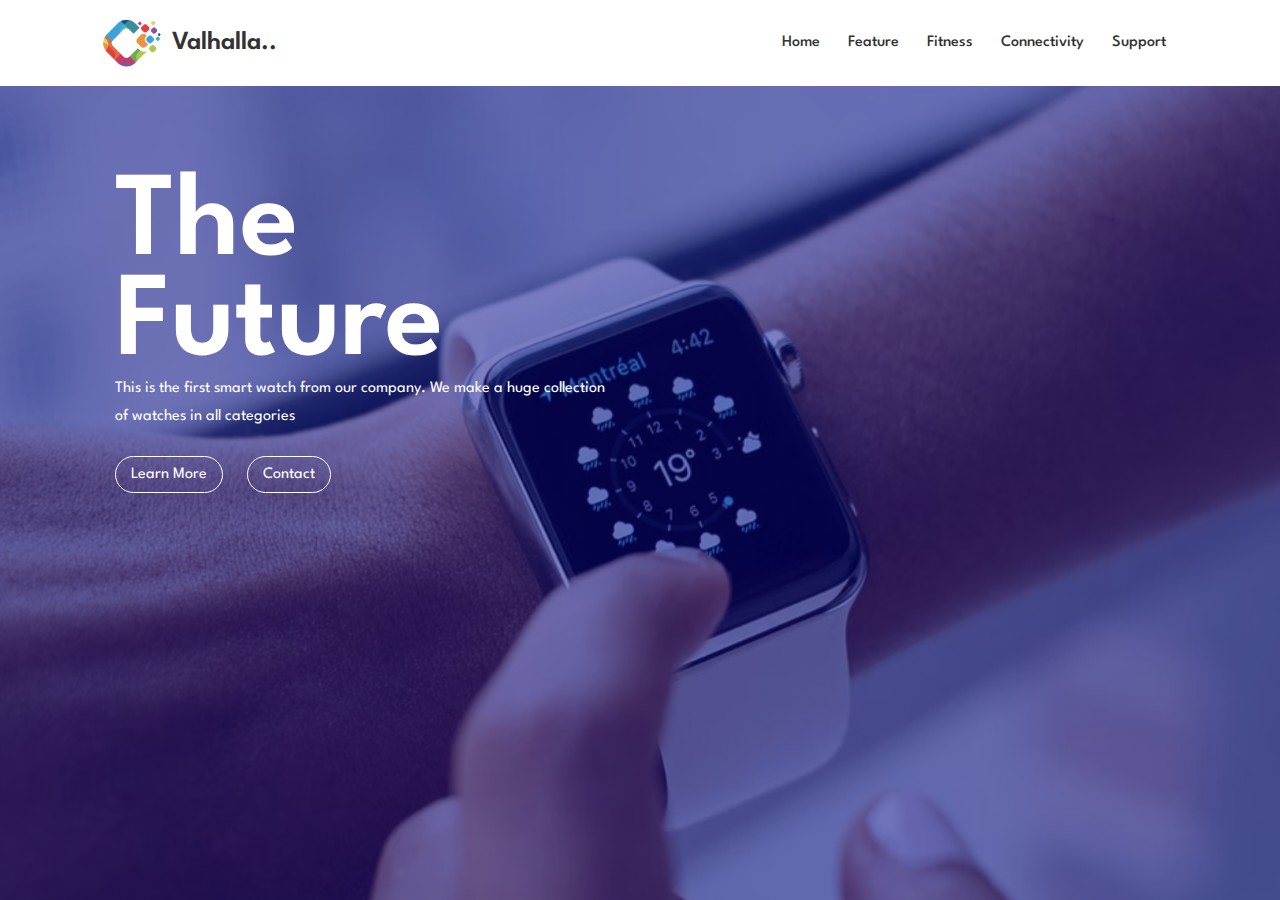
<file: animation-landing/index.html>
<!DOCTYPE html>
<html lang="en">
<head>
    <meta charset="UTF-8">
    <meta http-equiv="X-UA-Compatible" content="IE=edge">
    <meta name="viewport" content="width=device-width, initial-scale=1.0">
    <link rel="stylesheet" href="css/style.css">
    <link href="https://fonts.googleapis.com/css2?family=Courgette&family=Fredoka&family=Hubballi&family=Lato&family=Lora:ital,wght@1,500&family=Open+Sans:wght@400;700&family=Poppins:wght@300&family=Raleway:ital,wght@1,200&family=Roboto+Condensed:wght@300&family=Roboto+Serif:ital,wght@1,200&family=Roboto:ital,wght@1,100&family=Shizuru&display=swap" rel="stylesheet">
    <link rel="preconnect" href="https://fonts.googleapis.com">
    <link rel="preconnect" href="https://fonts.gstatic.com" crossorigin>
    <link href="https://fonts.googleapis.com/css2?family=Courgette&family=Fredoka&family=Hubballi&family=Lato&family=League+Spartan:wght@300&family=Lora:ital,wght@1,500&family=Open+Sans:wght@400;700&family=Poppins:wght@300&family=Raleway:ital,wght@1,200&family=Roboto+Condensed:wght@300&family=Roboto+Serif:ital,wght@1,200&family=Roboto:ital,wght@1,100&family=Shizuru&display=swap" rel="stylesheet">
        <title>Valhalla</title>
</head>
<body>
    <div class="banner">
        <nav>
            <div class="logo">
                <img src="images/logo.png" alt="Company Logo">
                <span>Valhalla..</span>
            </div>
                        
            <ul>
                <li><a href="">Home</a></li>
                <li><a href="">Feature</a></li>
                <li><a href="">Fitness</a></li>
                <li><a href="">Connectivity</a></li>
                <li><a href="">Support</a></li>
            </ul>
        </nav>

        <div class="content">
            <h1 class="slide-left">The<br>Future</h1>
            <p class="slide-left">This is the first smart watch from our company. We make a huge collection of watches in all categories</p>

            <div class="links slide-left">
                <a href="" class="btn">Learn More</a>
                <a href="" class="btn1">Contact</a>
            </div>
        </div>

        </div>
    </div>
</body>
</html>
</file>
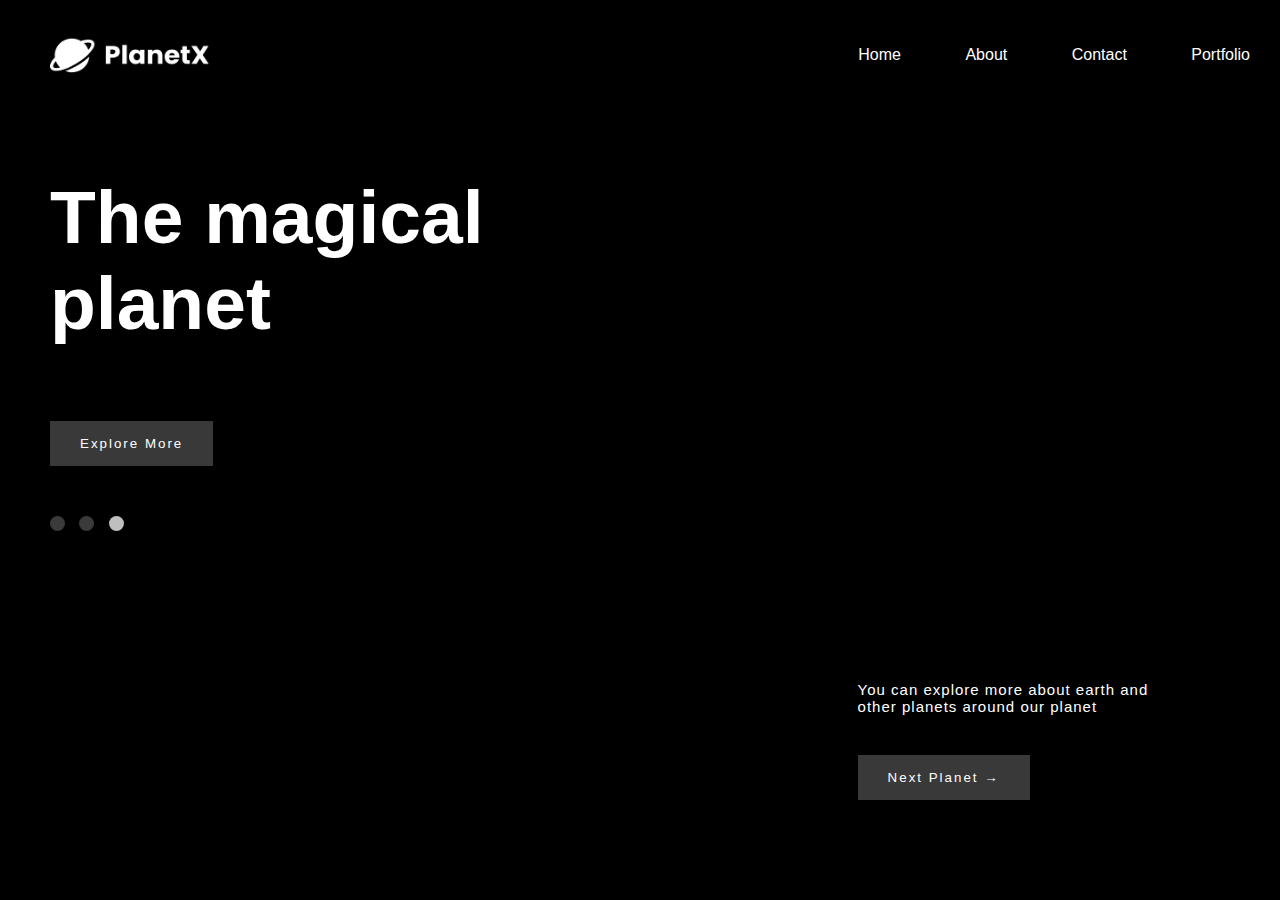
<file: gif/index.html>
<!DOCTYPE html>
<html lang="en">
<head>
    <meta charset="UTF-8">
    <meta http-equiv="X-UA-Compatible" content="IE=edge">
    <meta name="viewport" content="width=device-width, initial-scale=1.0">
    <link rel="stylesheet" href="css/style.css">
    <title>Document</title>
</head>
<body>
    <div class="hero">
        <nav>
            <img src="planetX-logo.png" class="logo">
            
            <ul>
                <li>
                    <a href="#">Home</a>
                </li>
                <li>
                    <a href="#">About</a>
                </li>
                <li>
                    <a href="#">Contact</a>
                </li>
                <li>
                    <a href="#">Portfolio</a>
                </li>
            </ul>
        </nav>
        <h1>The magical <br><span>planet</span></h1>
        <button type="button">Explore More</button>

        <div class="indicator">
            <span></span>
            <span></span>
            <span class="active"></span>
        </div>

        <div class="planets">
            <p>You can explore more about earth and other planets around our planet</p>
            <button>Next Planet &#8594;</button>
        </div>
    </div>
</body>
</html>
</file>
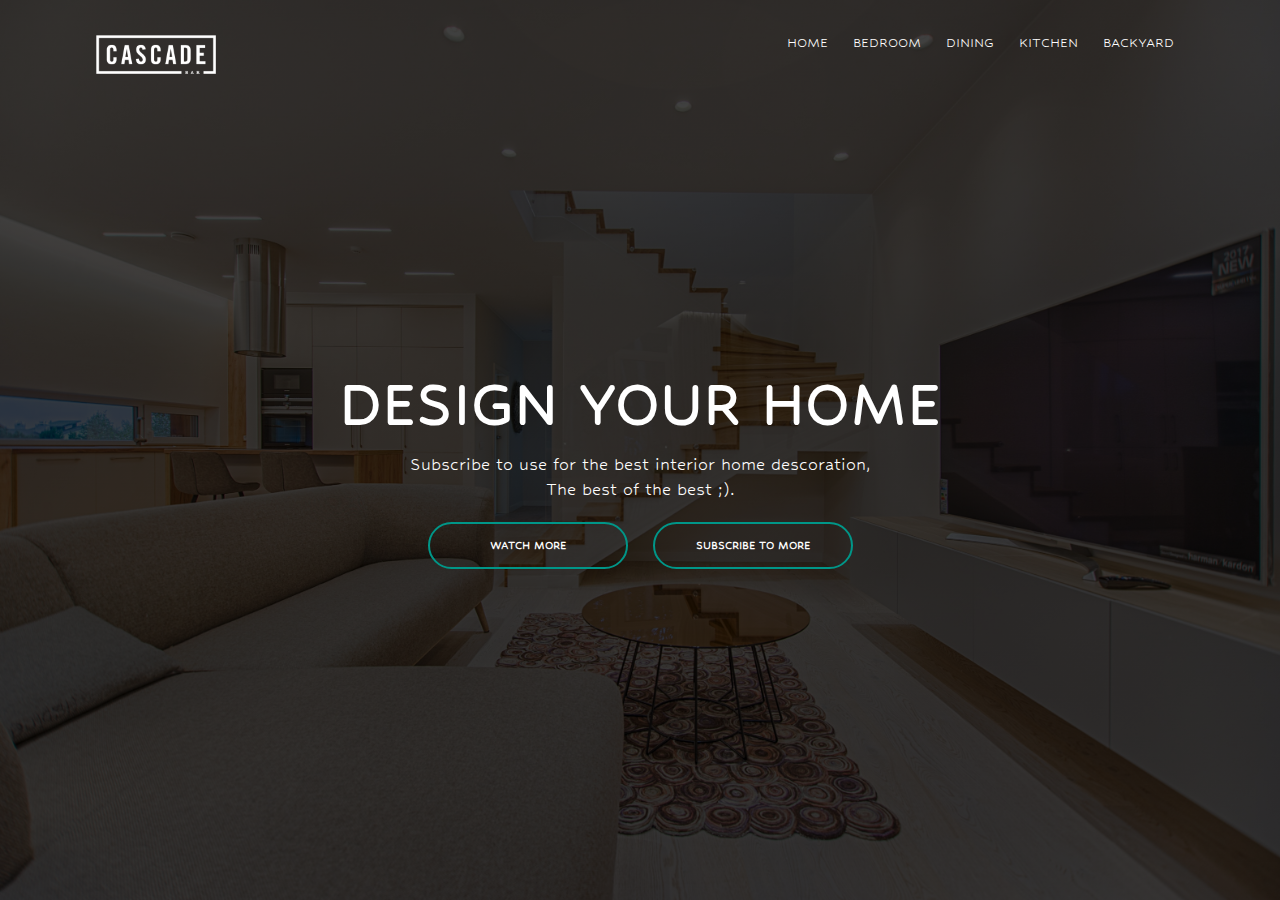
<file: insider/index.html>
<!DOCTYPE html>
<html lang="en">
<head>
    <meta charset="UTF-8">
    <meta http-equiv="X-UA-Compatible" content="IE=edge">
    <meta name="viewport" content="width=device-width, initial-scale=1.0">
    <link rel="stylesheet" href="css/style.css">
    <link href="https://fonts.googleapis.com/css2?family=Courgette&family=Fredoka&family=Hubballi&family=Lato&family=Lora:ital,wght@1,500&family=Open+Sans:wght@400;700&family=Poppins:wght@300&family=Raleway:ital,wght@1,200&family=Roboto+Serif:ital,wght@1,200&family=Roboto:ital,wght@1,100&family=Shizuru&display=swap" rel="stylesheet">
    <title>Document</title>
</head>
<body>
    <div class="banner">
        <div class="nav-bar">
            <img src="image/logo.png" alt="" class="logo">

            <ul>
                <li><a href="Home">Home</a></li>
                <li><a href="Home">Bedroom</a></li>
                <li><a href="Home">Dining</a></li>
                <li><a href="Home">Kitchen</a></li>
                <li><a href="Home">Backyard</a></li>
            </ul>
        </div>

        <div class="content">
            <h1>DESIGN YOUR HOME</h1>
            <P>Subscribe to use for the best interior home descoration, <br> The best of the best ;).</P>

            <div>
                <button type="button"><span></span> watch more</button>
                <button type="button"><span></span> subscribe to more</button>
            </div>
        </div>
    </div>
</body>
</html>
</file>
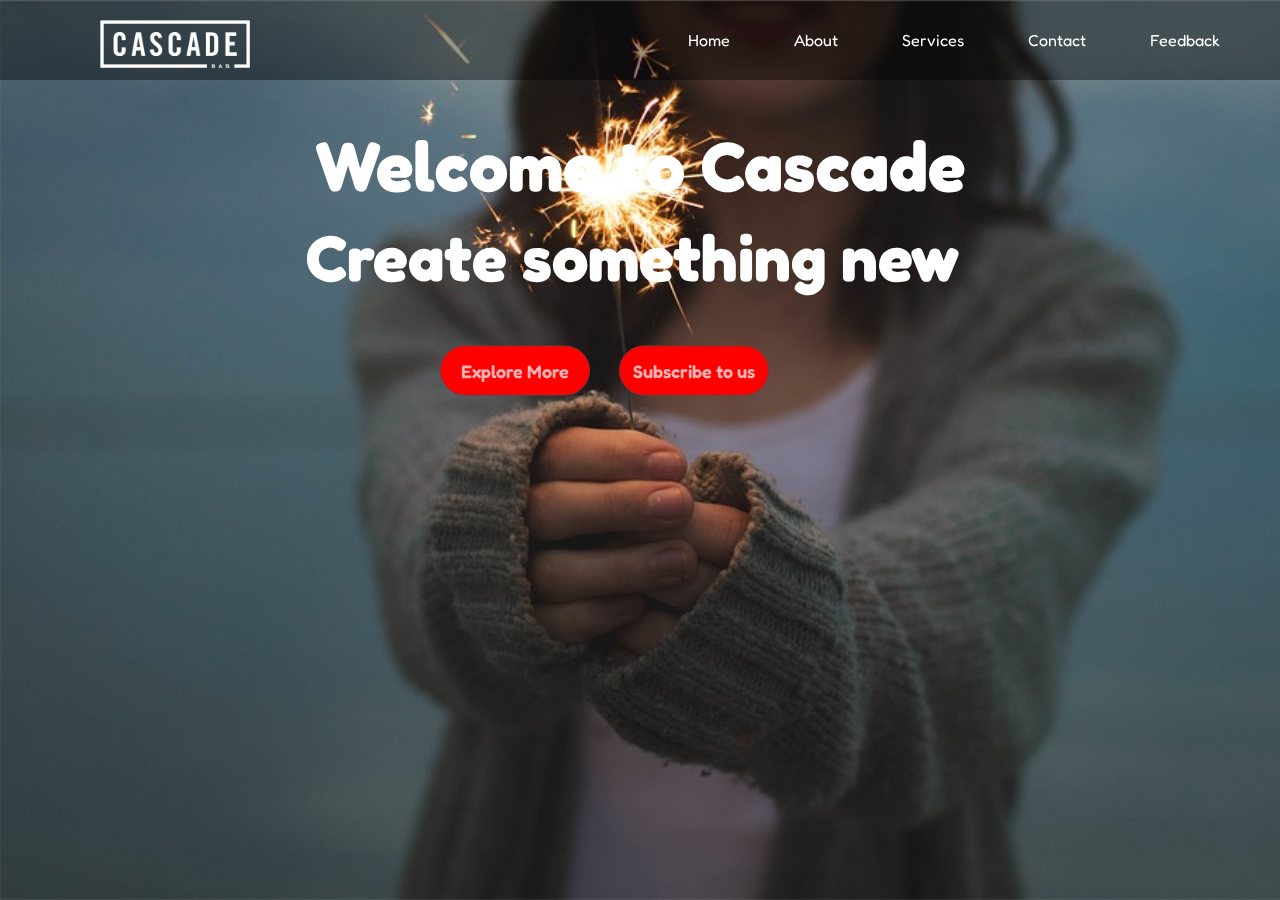
<file: landing/index.html>
<!DOCTYPE html>
<html lang="en">
<head>
    <meta charset="UTF-8">
    <meta http-equiv="X-UA-Compatible" content="IE=edge">
    <meta name="viewport" content="width=device-width, initial-scale=1.0">
    <link rel="stylesheet" href="css/style.css">
    <link href="https://fonts.googleapis.com/css2?family=Courgette&family=Fredoka&family=Lato&family=Lora:ital,wght@1,500&family=Open+Sans:wght@400;700&family=Poppins:wght@300&family=Raleway:ital,wght@1,200&family=Roboto+Serif:ital,wght@1,200&family=Roboto:ital,wght@1,100&family=Shizuru&display=swap" rel="stylesheet">
    <title>Elegant Landing</title>
</head>
<body>
    <div class="wrapper">
        <nav class="nav-bar">
            <img class="logo" src="img/logo.png" alt="Nice Logo">

            <ul>
                <li><a class = "active" href="">Home</a></li>
                <li><a href="">About</a></li>
                <li><a href="">Services</a></li>
                <li><a href="">Contact</a></li>
                <li><a href="">Feedback</a></li>
            </ul>

            <div class="centre">
                <h1>Welcome to Cascade</h1>
                <h2>Create something new</h2>

                <div class="button">
                    <button>Explore More</button>
                    <button class="btn1">Subscribe to us</button>
                </div>
                
            </div>
        </nav>
    </div>
</body>
</html>
</file>
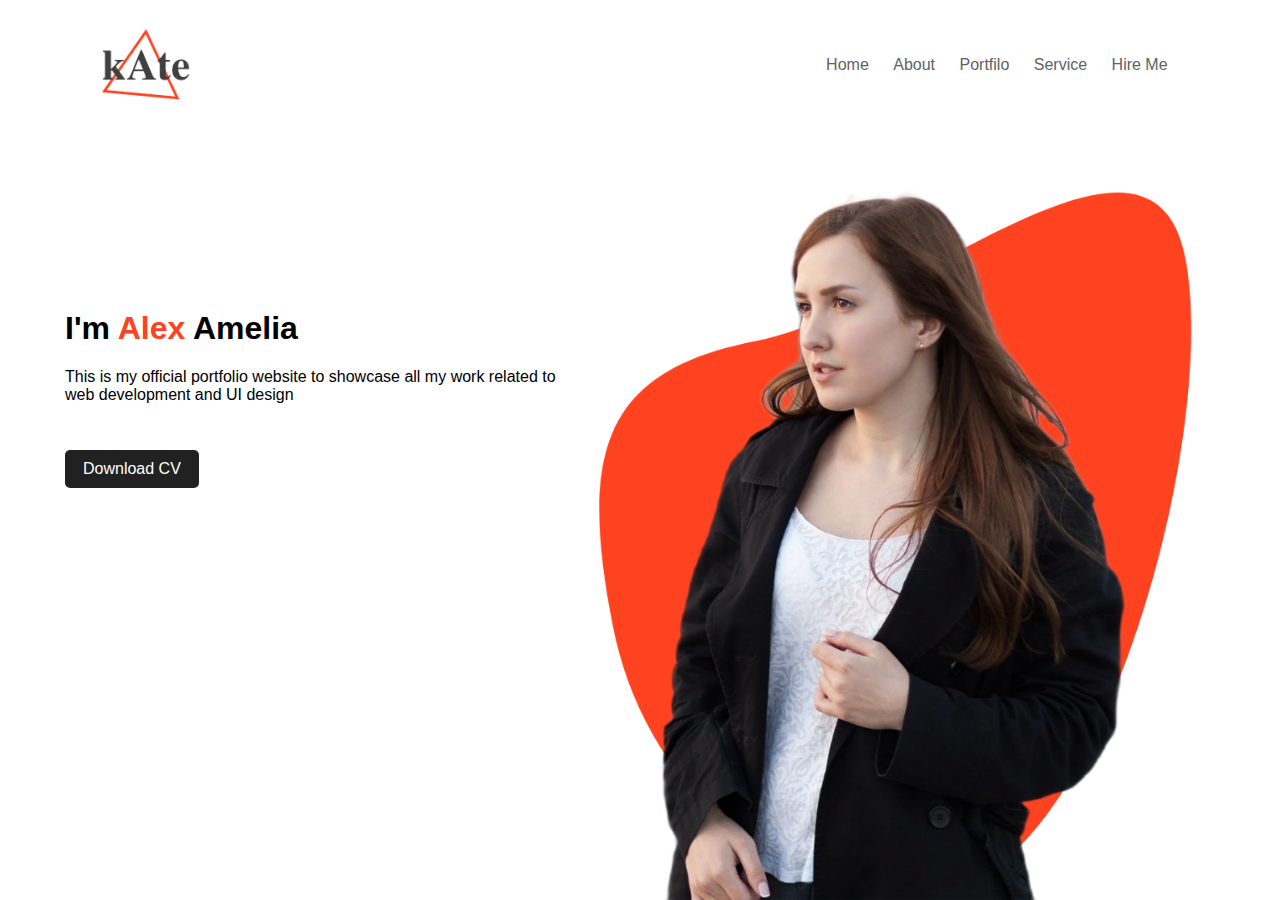
<file: portfolio_site_img/index.html>
<!DOCTYPE html>
<html lang="en">
<head>
    <meta charset="UTF-8">
    <meta http-equiv="X-UA-Compatible" content="IE=edge">
    <meta name="viewport" content="width=device-width, initial-scale=1.0">
    <link rel="stylesheet" href="style/style.css">
    <title>Document</title>
</head>
<body>
    <div class="hero">
        <nav>
            <img class="logo" src="images/logo.png" alt="">

            <ul>
                <li><a href="#">Home</a></li>
                <li><a href="#">About</a></li>
                <li><a href="#">Portfilo</a></li>
                <li><a href="#">Service</a></li>
                <li><a href="#">Hire Me</a></li>
            </ul>
        </nav>

        <div class="container">
            <h1>I'm <span>Alex</span> Amelia</h1>
            <p></p>This is my official portfolio website to showcase all my work related to <br> web development and UI design</p>
            <a href="">Download CV</a>
        </div>

        <div class="img-box">
            <img src="images/pattern.png" alt="orange" class="back-img">
            <img src="images/girl.png" alt="girl" class="main-img">
        </div>
    </div>
</body>
</html>
</file>
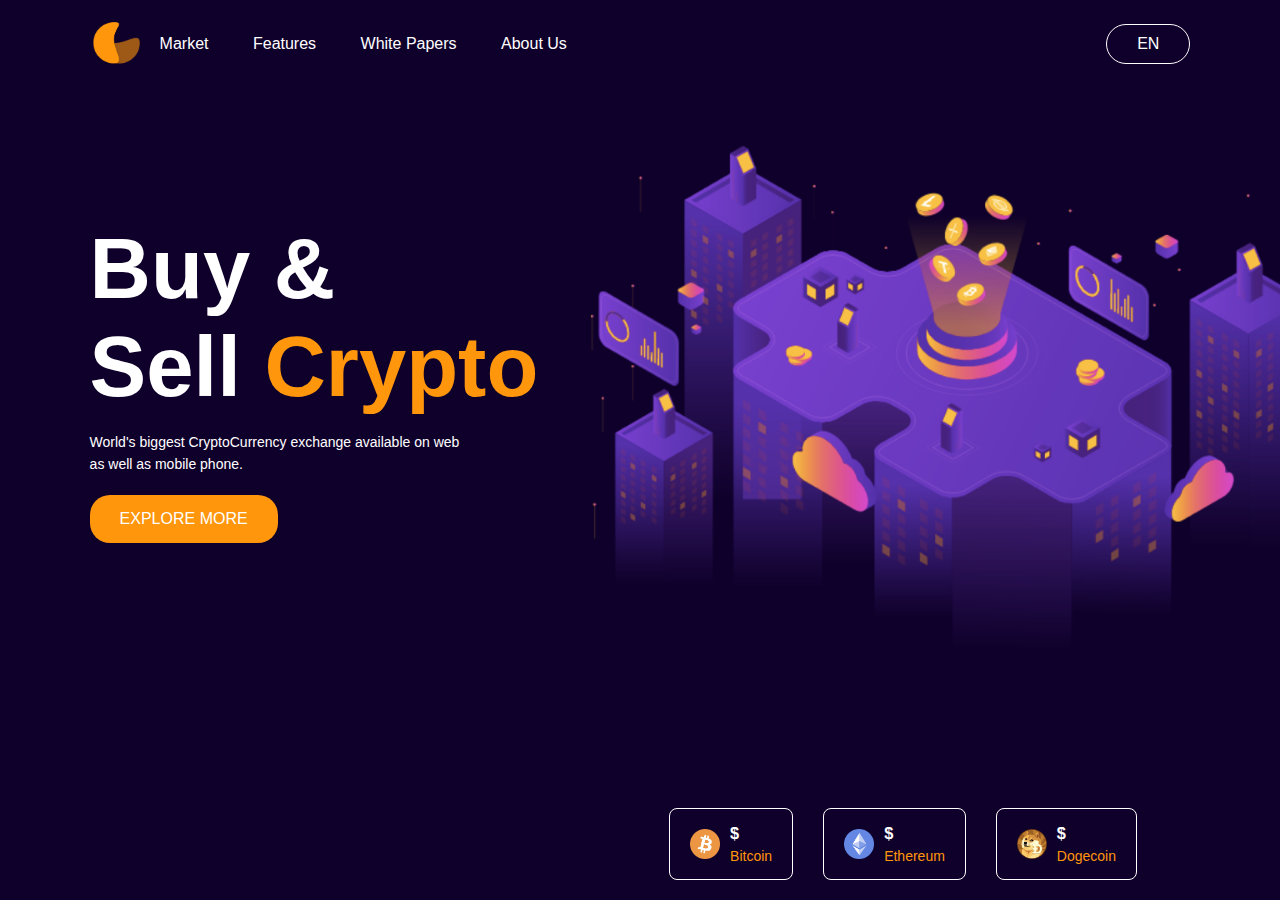
<file: crypto/html/index.html>
<!DOCTYPE html>
<html lang="en">
<head>
    <meta charset="UTF-8">
    <meta http-equiv="X-UA-Compatible" content="IE=edge">
    <meta name="viewport" content="width=device-width, initial-scale=1.0">
    <title>CryptoCurrency Website</title>
    <link rel="icon"  href="../images/logo.png">
    <link rel="stylesheet" href="../css/style.css">
    <script src="https://code.jquery.com/jquery-3.6.0.min.js"
     integrity="sha256-/xUj+3OJU5yExlq6GSYGSHk7tPXikynS7ogEvDej/m4="
      crossorigin="anonymous"></script>
</head>
<body>
    
    <div class="container">
        <nav>
            <img src="../images/logo.png" class="logo">

            <ul>
                <li>
                    <a href="">Market</a>
                </li>
                <li>
                    <a href="">Features</a>
                </li>
                <li>
                    <a href="">White Papers</a>
                </li>
                <li>
                    <a href="">About Us</a>
                </li>
            </ul>
            <a href="" class="btn">EN</a>

        </nav>

        <div class="contained">
            <h1>Buy & <br> Sell <span>Crypto</span></h1>
            <p>World's biggest CryptoCurrency exchange available on web <br> as well as mobile phone.</p>
            <a href="" class="btn">EXPLORE MORE</a>
        </div>

        <div class="coin-list">
            <div class="coin">
                <img src="../images/bitcoin.png">
                <div>
                    <h3>$ <span id="bitcoin"></span></h3>
                    <p>Bitcoin</p>
                </div>
            </div>
            <div class="coin">
                <img src="../images/ethereum.png">
                <div>
                    <h3>$<span id="ethereum"></span></h3>
                    <p>Ethereum</p>
                </div>
            </div>
            <div class="coin">
                <img src="../images/dogecoin.png">
                <div>
                    <h3>$<span id="dogecoin"></span></h3>
                    <p>Dogecoin</p>
                </div>
            </div>
        </div>
    </div>

  <script src="../javascript/script.js"></script>
  <script src="https://code.jquery.com/jquery-3.6.0.min.js"></script>  
</body>
</html
</file>
<file: animation-landing/css/style.css>
*{

    margin: 0;
    padding: 0;
    box-sizing: border-box;
    font-family: 'League Spartan';
}

.banner {
    width: 100%;
    height: 100vh;
    background: linear-gradient(rgb(5, 0, 136, 0.5), rgb(5, 0, 136, 0.5)), url(../images/back.png);
    background-position: center;
    background-size: cover;
    overflow-x: hidden;
}

nav {
    width: 100%;
    display: flex;
    justify-content: space-between;
    align-items:center ;
    padding: 18px 8%;
    transition: background 1s;
}

nav .logo{
    display: flex;
    align-items: center;
    font-size: 26px;
    font-weight: 600;
    color: white;
}

nav .logo img{
    width: 60px;
    margin-right: 10px;
}

nav ul li {
    list-style: none;
    display: inline-block;
    margin: 10px 12px;
}

nav ul li a{
    text-decoration: none;
    font-weight: 500;
    color: white;
}

nav:hover {
    background: #fff;
}

nav:hover span{
    color: #333;
}

nav:hover ul li a {
    color: #333;
}

.content{
    margin-top: 7%;
    margin-left: 9%;
    color: #fff;
}

.content h1{
    font-size: 120px;
    line-height: 100px;
    font-weight: 600;
}

.content p{
    max-width: 500px;
    line-height: 28px;
}

.links {
    margin-top: 25px;
}

.links a {
    text-decoration: none;
    display: inline-block;
    color: #fff;
    transition: background 1s;
}

.btn {
    border: 1px solid #fff;
    border-radius: 30px;
    padding: 10px 15px;
    margin-right: 20px;
}

.btn1 {
    border: 1px solid #fff;
    border-radius: 30px;
    padding: 10px 15px;
    margin-right: 20px;
}

.slide-left{
    animation-name: slideleft;
    animation-duration: 1s;
    animation-timing-function: linear;
    animation-fill-mode: forwards;
    ani
}

@keyframes slideleft{
    0%{
        transform: translate(100px);
        opacity: 0;
    }

    100%{
        transform: translate(0px);
        opacity: 1;
    }
}

p.slide-left {
    animation-delay: 1s;
}

.links.slide-left {
    animation-delay: 2s;
}

.btn:hover {
    background: #fff;
    color: black;
}

.btn1:hover {
    background: #fff;
    color: black;
}
</file>
<file: gif/css/style.css>
body{
    margin: 0;
    padding: 0;
    box-sizing: border-box;
    font-family: 'poppins', sans-serif;
}

.hero{
    min-height: 100vh;
    width: 100%;
    background-color: black;
    background-image: url(https://i.pinimg.com/originals/79/a3/84/79a384c3c449ad01b0e57e790807b2c0.gif);
    background-position: center;
    background-repeat: no-repeat;
    background-size: 70%;
    color: #fff;   
}

nav{
    display: flex;
    align-items: center;
    justify-content: space-between;
    padding: 20px 0;
}

.logo{
    width: 160px;
    margin-left: 50px;
}

nav ul li{
    display: inline-block;
    list-style: none;
    margin: 10px 30px;
}

nav ul li a{
    text-decoration: none;
    color: #fff;
}

.hero h1{
    font-size:75px;
    margin-top: 5%;
    margin-left: 50px;
}

.hero button{
    background-color: #393939;
    border: none;
    outline: none;
    padding: 15px 30px;
    color: #fff;
    margin-top: 25px;
    font-weight: 500;
    letter-spacing: 2px;
    cursor: pointer;
    border-radius: 0px;
    margin-left: 50px;
}

.indicator span{
    display: inline-block;
    background: #3a3a3a;
    height: 15px;
    width: 15px;
    border-radius: 50%;
    margin-right: 10px;
}

.indicator{
    margin-top: 50px;
    margin-left: 50px;
}

.indicator span.active{
    background: #bfbfbf;
}

.planets{
    position: absolute;
    width: 25%;
    min-width: 250px;
    right: 8%;
    bottom: 100px;
}

.planets button{
    margin-left: 0px;
    border-radius: 0%;
}

.planets p{
    font-size: 15px;
    letter-spacing: 1px;
}
</file>
<file: insider/css/style.css>
*{
    margin: 0;
    padding: 0;
    font-family: Hubballi;
}

.banner {
    width: 100%;
    height: 100vh;
    background: linear-gradient(rgba(0, 0, 0, 0.75), rgba(0, 0, 0, 0.75)), url(../image/pexels-popa.jpg);
    background-size: cover;
    background-position: center;
}

.nav-bar{
    width: 85%;
    margin: auto;
    padding: 35px 0;
    display: flex;
    align-content: center;
    justify-content: space-between;
}

.nav-bar ul li {
    display: inline-block;
    margin: 0 10px;
    list-style: none;
    position: relative;
}

.nav-bar ul li a {
    text-decoration: none;
    color: #fff;
    text-transform: uppercase;
}

.nav-bar ul li a::after {
    content: '';
    height: 3px;
    width: 0;
    background: #009688;
    position: absolute;
    left: 0;
    bottom: -10px;
    transition: 0.5s;
}

.nav-bar ul li a:hover::after {
    width: 100%;
}

.content {
    width: 100%;
    position: absolute;
    top: 50%;
    transform: translateX(-0%);
    text-align: center;
    color:#fff
}

.content h1 {
    font-size: 70px;
    margin-top: -80px;
}

.content p {
    font-size: 20px;
    font-weight: 100;
    margin-top: 15px;
    line-height: 25px;
}

button {
    width: 200px;
    padding: 15px 0px;
    text-align: center;
    margin: 20px 10px;
    border-radius: 25px;
    font-weight: bold;
    border: 2px solid #009688;
    background: transparent;
    color: #fff;
    cursor: pointer;
    text-transform: uppercase;
    position: relative;
    overflow: hidden;
}

span {
    height: 100%;
    width: 0%;
    background: #009688;
    border-radius: 25px;
    position: absolute;
    left: 0;
    bottom: 0;
    z-index: -1;
    transition: 0.5s;
}

button:hover span{
    width: 100%;
}

button:hover{
    border: none;
}


.logo {
    width: 120px;
    height: auto;
    margin-top: auto;
}
</file>
<file: landing/css/style.css>
@import url('https://fonts.googleapis.com/css2?family=Courgette&family=Fredoka&family=Lato&family=Lora:ital,wght@1,500&family=Open+Sans:wght@400;700&family=Poppins:wght@300&family=Raleway:ital,wght@1,200&family=Roboto+Serif:ital,wght@1,200&family=Roboto:ital,wght@1,100&family=Shizuru&display=swap');
*{
    margin: 0;
    padding: 0;
    font-family: 'Fredoka', sans-serif;
}

.wrapper {
    background: url(../img/bg1.jpg) no-repeat;
    background-size: cover;
    height: 100vh;
}

.nav-bar {
    position: fixed;
    width: 100%;
    top: 0;
    left: 0;
    background: rgb(0, 0, 0, 0.4);
    height: 80px;
}

.wrapper .logo {
    width: 150px;
    height: auto;
    padding: 20px 100px ;
}

.nav-bar ul {
    float: right;
    margin-right: 30px;
}

.nav-bar ul li {
    list-style: none;
    display: inline-block;
    margin: 30px 20px;
}

.nav-bar ul li a {
    text-decoration: none;
    color: white;
    font-size: medium;
    padding: 5px 10px;
    transition: 0.4s;
}

.nav-bar ul li a .active, 
.nav-bar ul li a:hover{
    background: rgb(223, 12, 12);
    border-radius: 2px;
}

.wrapper .centre{
    position: absolute;
    left: 50%;
    margin-top: 15%;
    transform: translate(-50%, -50%);
    user-select: none;
}

.centre h1 {
    font-size: 70px;
    font-weight: bold;
    text-align: center;
    width: 900px;
    color: white;
}

.centre h2 {
    font-size: 65px;
    font-weight: bold;
    text-align: center;
    width: 885px;
    color: white;
    margin-top: 10px;
}

.centre .button {
    margin: 50px 250px;
}

button {
    height: 50px;
	width: 150px;
	font-size: 18px;
	font-weight: 600;
	color: #ffb3b3;
	background: red;
	outline: none;
	cursor: pointer;
	border: 1px solid #8b3030;
	border-radius: 25px;
	transition: .4s;

}

.button .btn1 {
    margin-left: 25px;
}

.button button:hover{
	background: #cc0000;
}
</file>
<file: portfolio_site_img/style/style.css>
body{
    margin: 0;
    padding: 0;
    box-sizing: border-box;
}

.hero{
    width: 100%;
    height: 100vh;
    background-color: white;
    font-family: sans-serif;
    position:relative;
}

nav{
    width: 84%;
    margin: auto;
    padding: 20px 0;
    display: flex;
    align-items: center;
    justify-content: space-between;
}

.logo{
    width: 100px;
    cursor: pointer;
}

nav ul li{
    display: inline-block;
    list-style: none;
    margin: 20px 10px;
}

nav ul li a{
    text-decoration: none;
    color: #606163;
}

nav ul li a:hover{
    color: #ff4321
}

.container{
    margin-top: 20vh;
    margin-left: 65px;
}

.container p{
    color: #606163;
    line-height: 20px;
}

span{
    color:#ff4321
}

.container a{
    text-decoration: none;
    background-color: #212121;
    padding: 10px 18px;
    color: #fff;
    display: inline-block;
    margin: 30px 0;
    border-radius: 5px;
}

.img-box{
    width: 45%;
    height: 80%;
    position: absolute;
    bottom: 0;
    right: 100px;
}

.img-box img{
    height: 100%;
    position: absolute;
    left: 50%;
    bottom: 0;
    transform: translate(-50%);
    transition: bottom 1s, left 1s;
}

.img-box:hover .back-img{
    bottom: 40px;
}

.img-box:hover .main-img{
    left: 54%;
}
</file>
<file: crypto/css/style.css>
*{
    margin: 0;
    padding: 0;
    box-sizing: border-box;
    font-family: 'poppins', sans-serif;
}

.container{
    width: 100%;
    height: 100vh;
    background-image: url(../images/background.png);
    background-position: center;
    background-size: cover;
    padding: 0 7%;
    color: #fff;    
}

nav {
    width: 100%;
    padding: 20px 0;
    display: flex;
    align-items: center;
}

.logo{
    width: 50px;
    cursor: pointer;
}

nav ul{
    flex: 1;
}

nav ul li{
    display: inline-block;
    margin: 10px 20px;
}

nav ul li a{
    text-decoration: none;
    color: #fff;
}

nav .btn{
    text-decoration: none;
    color: #fff;
    padding: 10px 30px;
    border: 1px solid #fff;
    border-radius: 20px;
}

nav .btn:hover{
    text-decoration: none;
    color: #fff;
    padding: 10px 30px;
    border: 1px solid #fff;
    border-radius: 20px;
    background-color: #ff960b;
}


.contained{
    margin-top: 12%;
}

.contained h1{
    font-size: 85px;
    margin-bottom: 15px;
}

.contained h1 span{
    color: #ff960b;
}

.contained p{
    line-height: 22px;
    font-size: 14px;
}

.contained .btn{
    text-decoration: none;
    background-color: #ff960b;
    color: #fff;
    margin-top: 20px;
    padding: 15px 30px;
    display: inline-block;
    border-radius: 20px;
}

.coin-list{
    position: absolute;
    right: 10%;
    bottom: 20px;
    display: flex;
    align-items: center;
    
}

.coin{
    display: flex;
    align-items: center;
    font-size: 14px;
    margin: 0 15px;
    color: #ff960b;
    border: 1px solid #fff;
    padding: 15px 20px;
    border-radius: 8px;
}

.coin img{
    width: 30px;
    margin-right: 10px;
}

.coin h3{
    color: #fff;
    margin-bottom: 5px;
}
</file>
